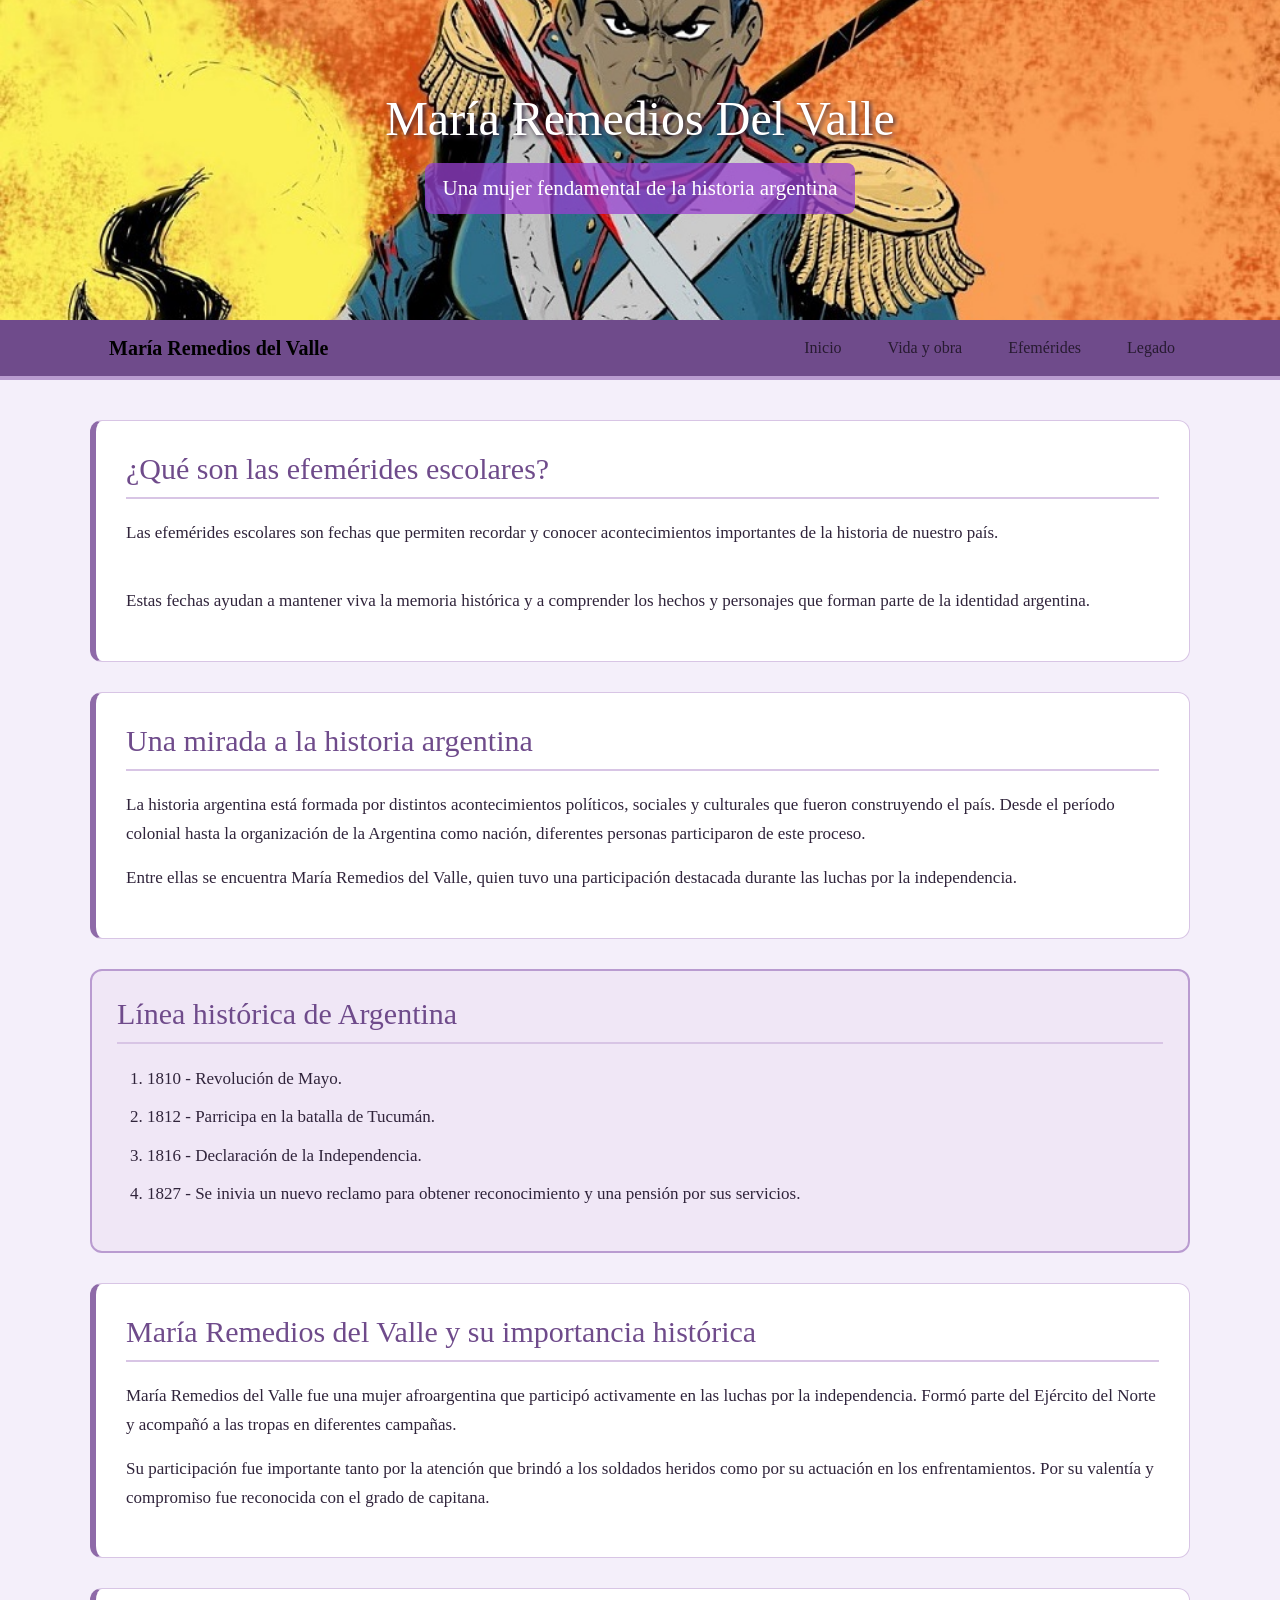
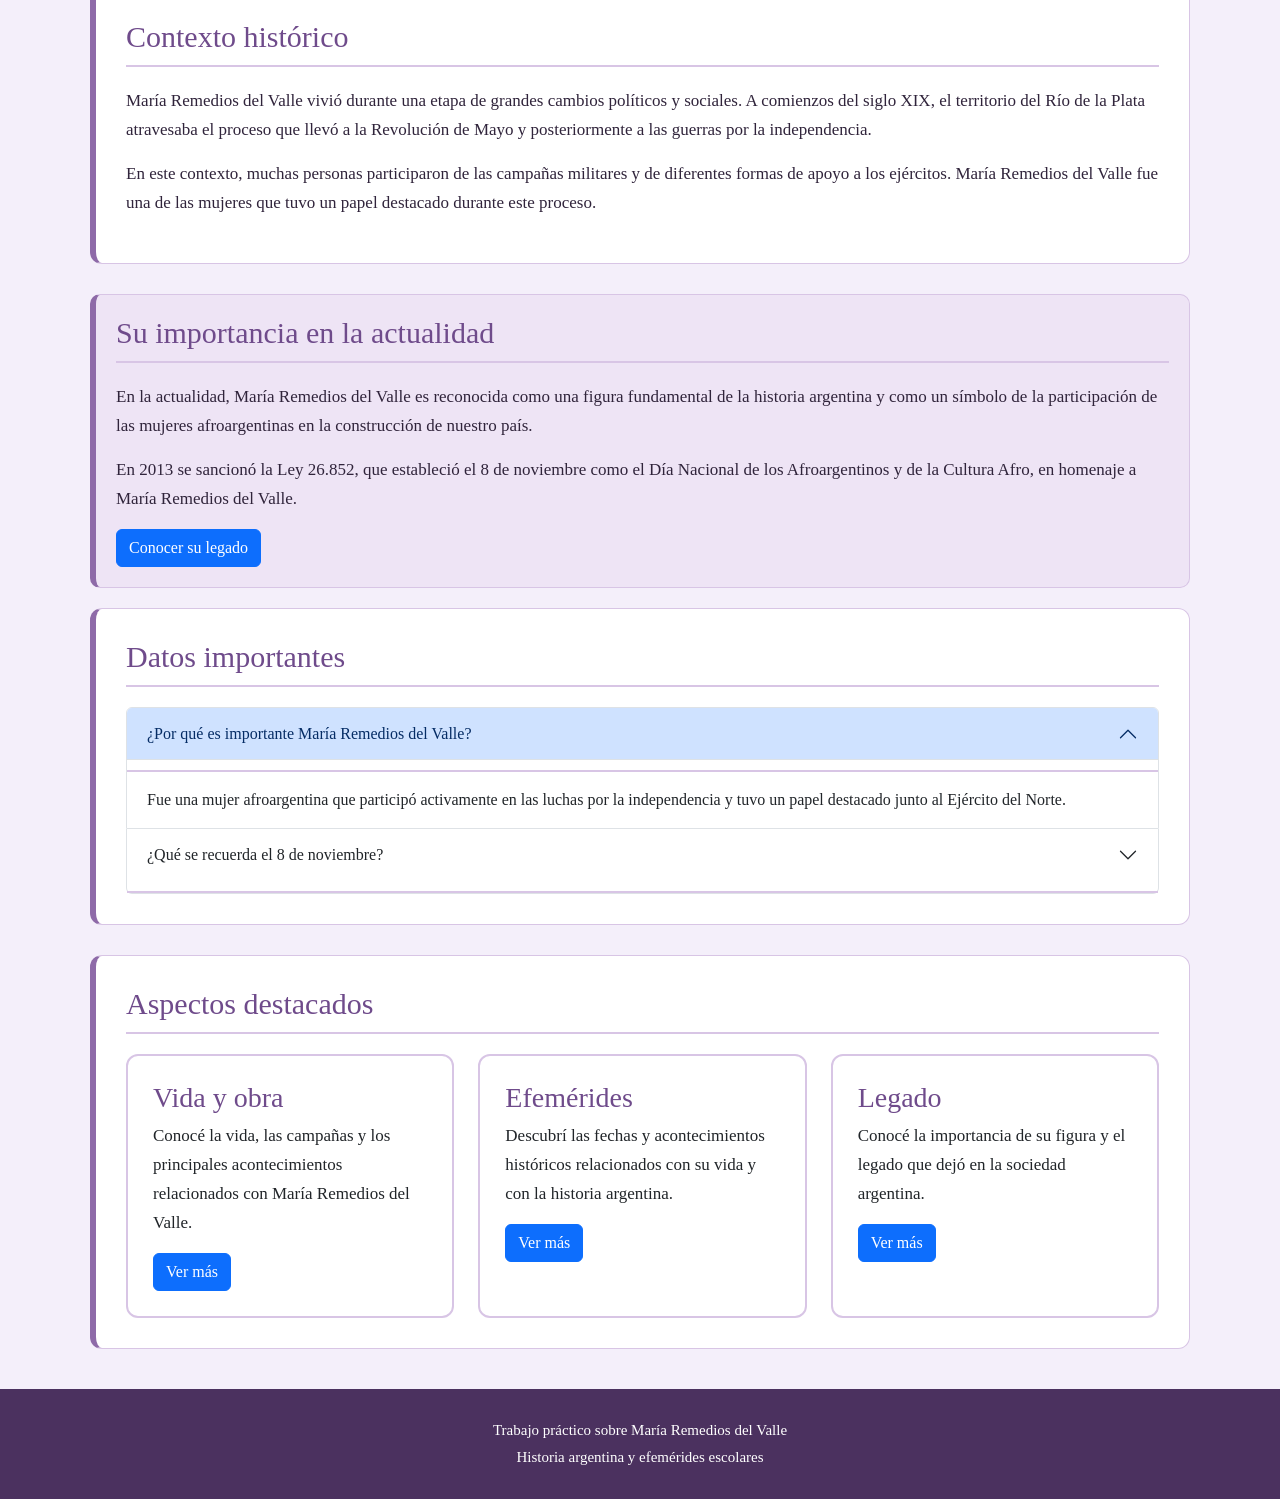
<file: index.html>
<!DOCTYPE html>
<html lang="en">
<head>
    <meta charset="UTF-8">
    <meta name="viewport" content="width=device-width, initial-scale=1.0">
    <title>María Remedios Del Valle</title>
    <link href="https://cdn.jsdelivr.net/npm/bootstrap@5.3.8/dist/css/bootstrap.min.css" rel="stylesheet">
    <link rel="stylesheet" href="estilo.css"></link>
</head>
<body>
    <!-- Encabezado principal de la página -->
    <header>
        <h1>María Remedios Del Valle</h1>
        <p>Una mujer fendamental de la historia argentina</p>
    </header>
    <nav class="navbar navbar-expand-lg">
        <div class="container">
            <a class="navbar-brand" href="index.html">María Remedios del Valle</a>
            <div class="navbar-nav">
                <a class="nav-link" href="index.html">Inicio</a>
                <a class="nav-link" href="vida.html">Vida y obra</a>
                <a class="nav-link" href="efemerides.html">Efemérides</a>
                <a class="nav-link" href="legado.html">Legado</a>
            </div>
        </div>
    </nav>
    <!-- Contenido principal sobre María Remedios del Valle -->
    <main>
    <section>
        <h2>¿Qué son las efemérides escolares?</h2>
        <p>
            Las efemérides escolares son fechas que permiten recordar y conocer acontecimientos importantes de la historia de nuestro país.
        </p>
        <br>
        <p>
            Estas fechas ayudan a mantener viva la memoria histórica y a comprender los hechos y personajes que forman parte de la identidad argentina.
        </p>
    </section>
    <section>
        <h2>Una mirada a la historia argentina</h2>
        <p>
            La historia argentina está formada por distintos acontecimientos políticos, sociales y culturales que fueron construyendo el país. Desde el período colonial hasta la organización de la Argentina como nación, diferentes personas participaron de este proceso.
        </p>
        <p>
            Entre ellas se encuentra María Remedios del Valle, quien tuvo una participación destacada durante las luchas por la independencia.
        </p>
    </section>
    <section id="linea-historica">
        <h2>Línea histórica de Argentina</h2>
        <ol>
            <li>1810 - Revolución de Mayo.</li>
            <li>1812 - Parricipa en la batalla de Tucumán.</li>
            <li>1816 - Declaración de la Independencia.</li>
            <li>1827 - Se inivia un nuevo reclamo para obtener reconocimiento y una pensión por sus servicios.</li>
        </ol>
    </section>
    <section>
        <h2>María Remedios del Valle y su importancia histórica</h2>
        <p>
            María Remedios del Valle fue una mujer afroargentina que participó activamente en las luchas por la independencia. Formó parte del Ejército del Norte y acompañó a las tropas en diferentes campañas.
        </p>
        <p> 
            Su participación fue importante tanto por la atención que brindó a los soldados heridos como por su actuación en los enfrentamientos. Por su valentía y compromiso fue reconocida con el grado de capitana.
        </p>
    </section>
    <section>
        <h2>Contexto histórico</h2>
        <p>
             María Remedios del Valle vivió durante una etapa de grandes cambios políticos y sociales. A comienzos del siglo XIX, el territorio del Río de la Plata atravesaba el proceso que llevó a la Revolución de Mayo y posteriormente a las guerras por la independencia.
        </p>
        <p>
            En este contexto, muchas personas participaron de las campañas militares y de diferentes formas de apoyo a los ejércitos. María Remedios del Valle fue una de las mujeres que tuvo un papel destacado durante este proceso.
        </p>
    </section>
    <section class="destacado">
    <h2>Su importancia en la actualidad</h2>

        <p>
             En la actualidad, María Remedios del Valle es reconocida como una figura fundamental de la historia argentina y como un símbolo de la participación de las mujeres afroargentinas en la construcción de nuestro país.
        </p>

        <p>
            En 2013 se sancionó la Ley 26.852, que estableció el 8 de noviembre como el Día Nacional de los Afroargentinos y de la Cultura Afro, en homenaje a María Remedios del Valle.
       </p>
       <a href="legado.html" class="btn btn-primary">Conocer su legado</a>
    </section>

    <section>
    <h2>Datos importantes</h2>

    <div class="accordion" id="accordionHistoria">

        <div class="accordion-item">
            <h2 class="accordion-header">
                <button class="accordion-button" type="button" data-bs-toggle="collapse" data-bs-target="#dato1">
                    ¿Por qué es importante María Remedios del Valle?
                </button>
            </h2>

            <div id="dato1" class="accordion-collapse collapse show" data-bs-parent="#accordionHistoria">
                <div class="accordion-body">
                    Fue una mujer afroargentina que participó activamente en las luchas por la independencia y tuvo un papel destacado junto al Ejército del Norte.
                </div>
            </div>
        </div>

        <div class="accordion-item">
            <h2 class="accordion-header">
                <button class="accordion-button collapsed" type="button" data-bs-toggle="collapse" data-bs-target="#dato2">
                    ¿Qué se recuerda el 8 de noviembre?
                </button>
            </h2>

            <div id="dato2" class="accordion-collapse collapse" data-bs-parent="#accordionHistoria">
                <div class="accordion-body">
                    El 8 de noviembre se conmemora el Día Nacional de los Afroargentinos y de la Cultura Afro.
                </div>
            </div>
        </div>

    </div>
</section>
<section>
    <h2>Aspectos destacados</h2>

    <div class="row">

        <div class="col-md-4">
            <div class="card">
                <div class="card-body">
                    <h3 class="card-title">Vida y obra</h3>
                    <p class="card-text">
                        Conocé la vida, las campañas y los principales acontecimientos relacionados con María Remedios del Valle.
                    </p>
                    <a href="vida.html" class="btn btn-primary">Ver más</a>
                </div>
            </div>
        </div>

        <div class="col-md-4">
            <div class="card">
                <div class="card-body">
                    <h3 class="card-title">Efemérides</h3>
                    <p class="card-text">
                        Descubrí las fechas y acontecimientos históricos relacionados con su vida y con la historia argentina.
                    </p>
                    <a href="efemerides.html" class="btn btn-primary">Ver más</a>
                </div>
            </div>
        </div>

        <div class="col-md-4">
            <div class="card">
                <div class="card-body">
                    <h3 class="card-title">Legado</h3>
                    <p class="card-text">
                        Conocé la importancia de su figura y el legado que dejó en la sociedad argentina.
                    </p>
                    <a href="legado.html" class="btn btn-primary">Ver más</a>
                </div>
            </div>
        </div>

    </div>
</section>
</main>
<!-- Pie de página -->
<footer>
    <p>Trabajo práctico sobre María Remedios del Valle</p>
    <p>Historia argentina y efemérides escolares</p>
</footer>
    <script src="https://cdn.jsdelivr.net/npm/bootstrap@5.3.8/dist/js/bootstrap.bundle.min.js"></script>
</body>
</html>
</file>
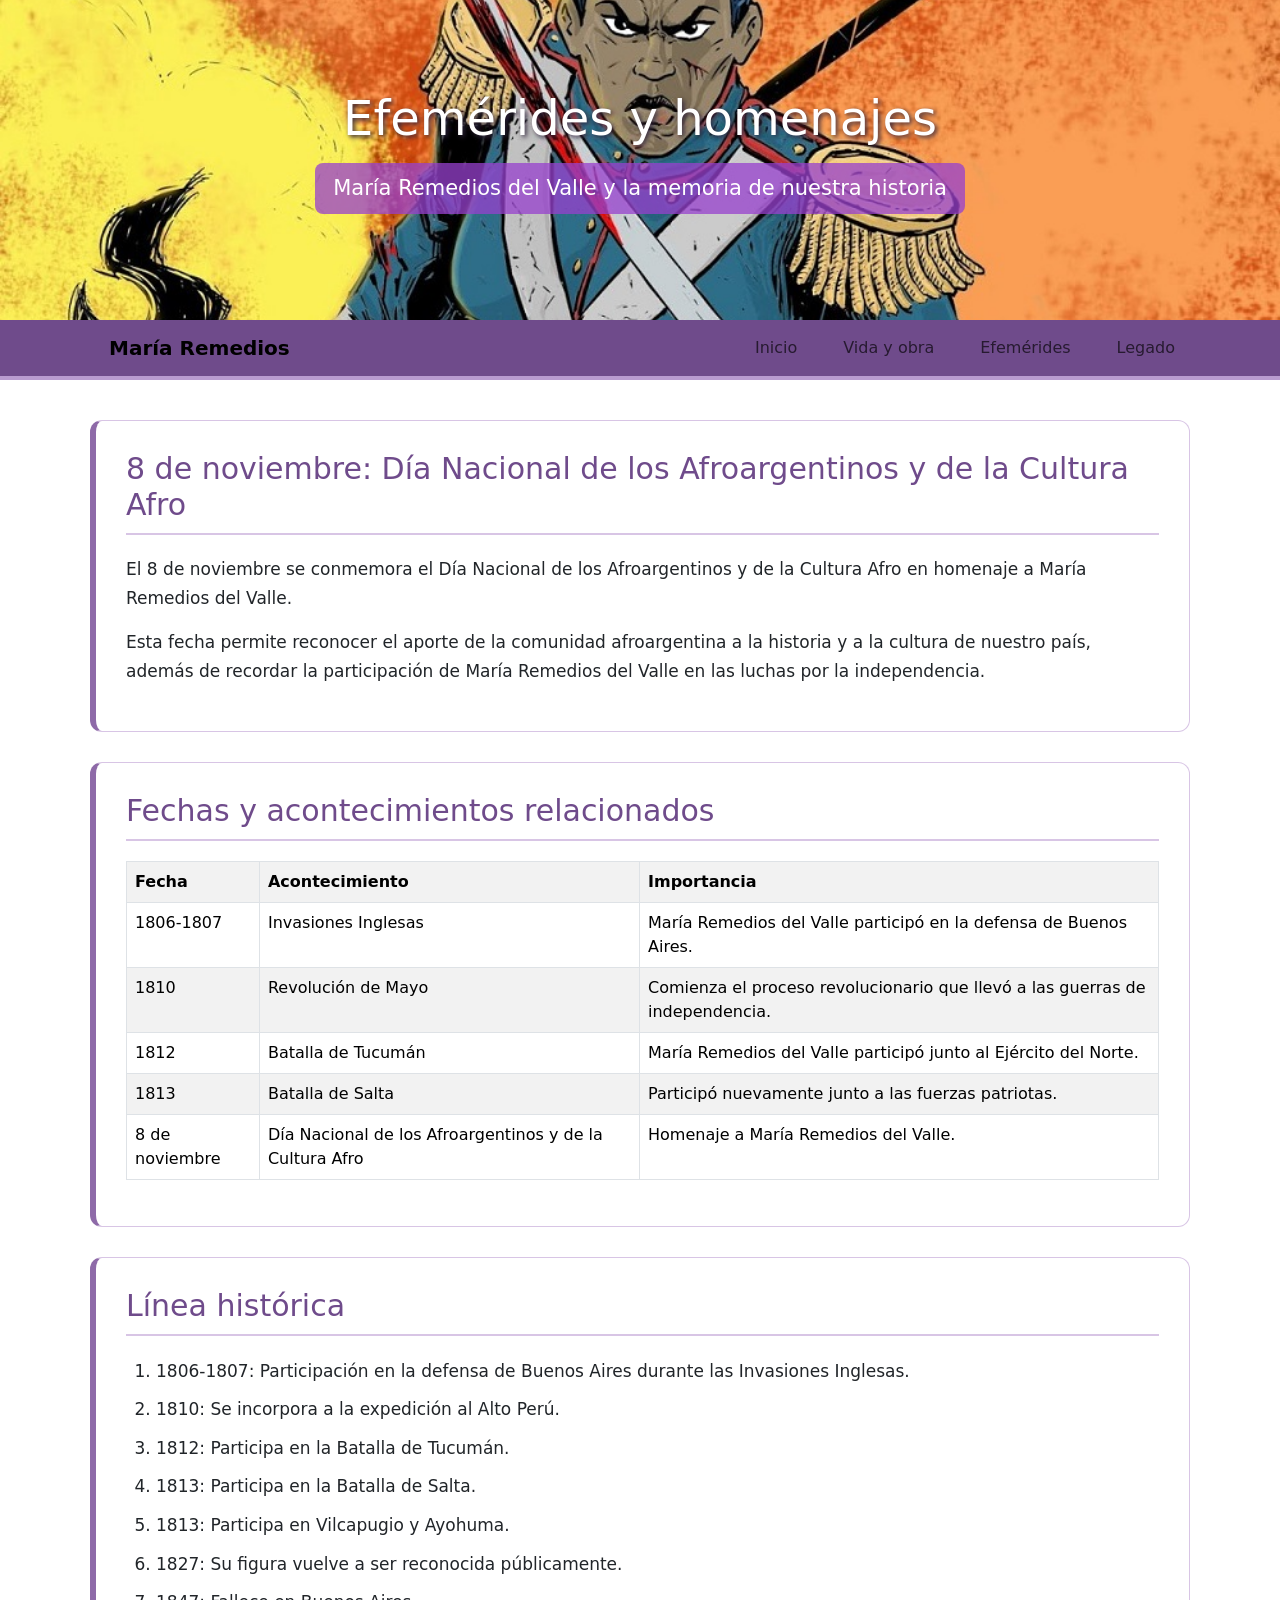
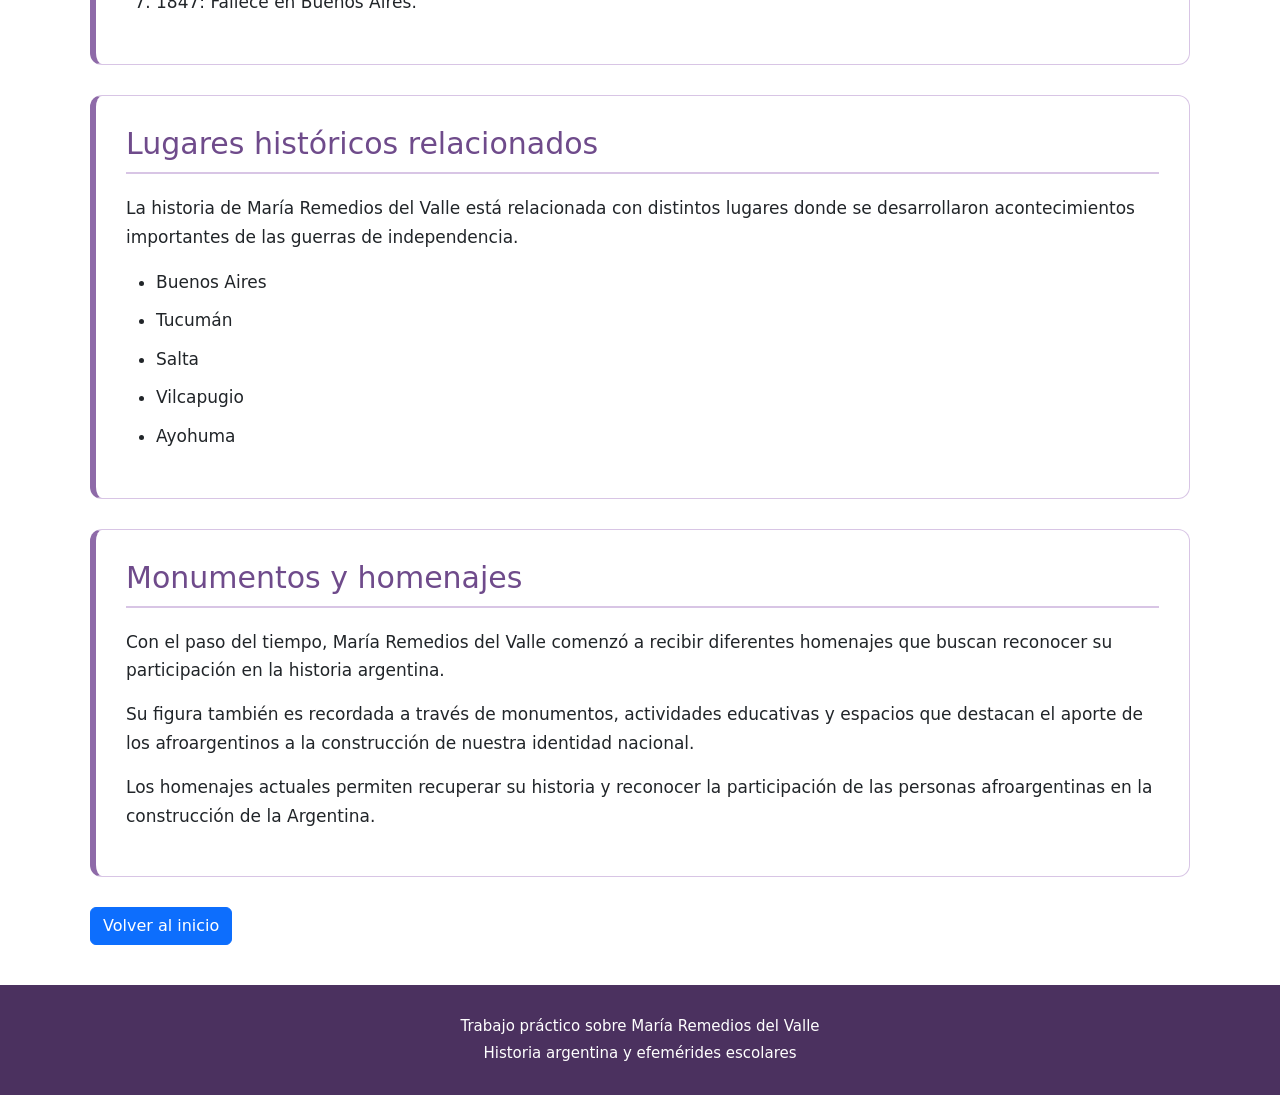
<file: efemerides.html>
<!DOCTYPE html>
<html lang="en">
<head>
    <meta charset="UTF-8">
    <meta name="viewport" content="width=device-width, initial-scale=1.0">
    <title>Efemérides-María Remedios Del Valle</title>
    <link rel="stylesheet" href="estilo.css"></link>
    <link href="https://cdn.jsdelivr.net/npm/bootstrap@5.3.8/dist/css/bootstrap.min.css" rel="stylesheet">
</head>
<body>
    <header>
        <h1>Efemérides y homenajes</h1>
        <p>María Remedios del Valle y la memoria de nuestra historia</p>
    </header>
    <nav class="navbar navbar-expand-lg">
        <div class="container">
            <a class="navbar-brand" href="index.html">María Remedios</a>

            <div class="navbar-nav">
                <a class="nav-link" href="index.html">Inicio</a>
                <a class="nav-link" href="vida.html">Vida y obra</a>
                <a class="nav-link" href="efemerides.html">Efemérides</a>
                <a class="nav-link" href="legado.html">Legado</a>
            </div>
        </div>
    </nav>
    <main>
        <section>
            <h2>8 de noviembre: Día Nacional de los Afroargentinos y de la Cultura Afro</h2>
            <p>
                El 8 de noviembre se conmemora el Día Nacional de los Afroargentinos y de la Cultura Afro en homenaje a María Remedios del Valle.
            </p>
            <p>
                Esta fecha permite reconocer el aporte de la comunidad afroargentina a la historia y a la cultura de nuestro país, además de recordar la participación de María Remedios del Valle en las luchas por la independencia.
            </p>
        </section>
        <section>
            <h2>Fechas y acontecimientos relacionados</h2>
            <table class="table table-bordered table-striped">
                <tr>
                    <th>Fecha</th>
                    <th>Acontecimiento</th>
                    <th>Importancia</th>
                </tr>

                <tr>
                    <td>1806-1807</td>
                    <td>Invasiones Inglesas</td>
                    <td>María Remedios del Valle participó en la defensa de Buenos Aires.</td>
                </tr>

                <tr>
                    <td>1810</td>
                    <td>Revolución de Mayo</td>
                    <td>Comienza el proceso revolucionario que llevó a las guerras de independencia.</td>
                </tr>

                <tr>
                    <td>1812</td>
                    <td>Batalla de Tucumán</td>
                    <td>María Remedios del Valle participó junto al Ejército del Norte.</td>
                </tr>

                <tr>
                    <td>1813</td>
                    <td>Batalla de Salta</td>
                    <td>Participó nuevamente junto a las fuerzas patriotas.</td>
                </tr>

                <tr>
                    <td>8 de noviembre</td>
                    <td>Día Nacional de los Afroargentinos y de la Cultura Afro</td>
                    <td>Homenaje a María Remedios del Valle.</td>
                </tr>
            </table>
        </section>
        <section>
            <h2>Línea histórica</h2>

            <ol>
                <li>1806-1807: Participación en la defensa de Buenos Aires durante las Invasiones Inglesas.</li>
                <li>1810: Se incorpora a la expedición al Alto Perú.</li>
                <li>1812: Participa en la Batalla de Tucumán.</li>
                <li>1813: Participa en la Batalla de Salta.</li>
                <li>1813: Participa en Vilcapugio y Ayohuma.</li>
                <li>1827: Su figura vuelve a ser reconocida públicamente.</li>
                <li>1847: Fallece en Buenos Aires.</li>
            </ol>
        </section>
        <section>
            <h2>Lugares históricos relacionados</h2>
            <p>
                La historia de María Remedios del Valle está relacionada con distintos lugares donde se desarrollaron acontecimientos importantes de las guerras de independencia.
            </p>
            <ul>
                <li>Buenos Aires</li>
                <li>Tucumán</li>
                <li>Salta</li>
                <li>Vilcapugio</li>
                <li>Ayohuma</li>
            </ul>
        </section>
        <section>
            <h2>Monumentos y homenajes</h2>
            <p>
                Con el paso del tiempo, María Remedios del Valle comenzó a recibir diferentes homenajes que buscan reconocer su participación en la historia argentina.
            </p>

            <p>
                Su figura también es recordada a través de monumentos, actividades educativas y espacios que destacan el aporte de los afroargentinos a la construcción de nuestra identidad nacional.
            </p>
            <p>
                Los homenajes actuales permiten recuperar su historia y reconocer la participación de las personas afroargentinas en la construcción de la Argentina.
            </p>
        </section>
        <a href="index.html" class="btn btn-primary">
            Volver al inicio
        </a>
</main>
<footer>
    <p>Trabajo práctico sobre María Remedios del Valle</p>
    <p>Historia argentina y efemérides escolares</p>
</footer>
    <script src="https://cdn.jsdelivr.net/npm/bootstrap@5.3.8/dist/js/bootstrap.bundle.min.js"></script>
</body>
</html>
</file>
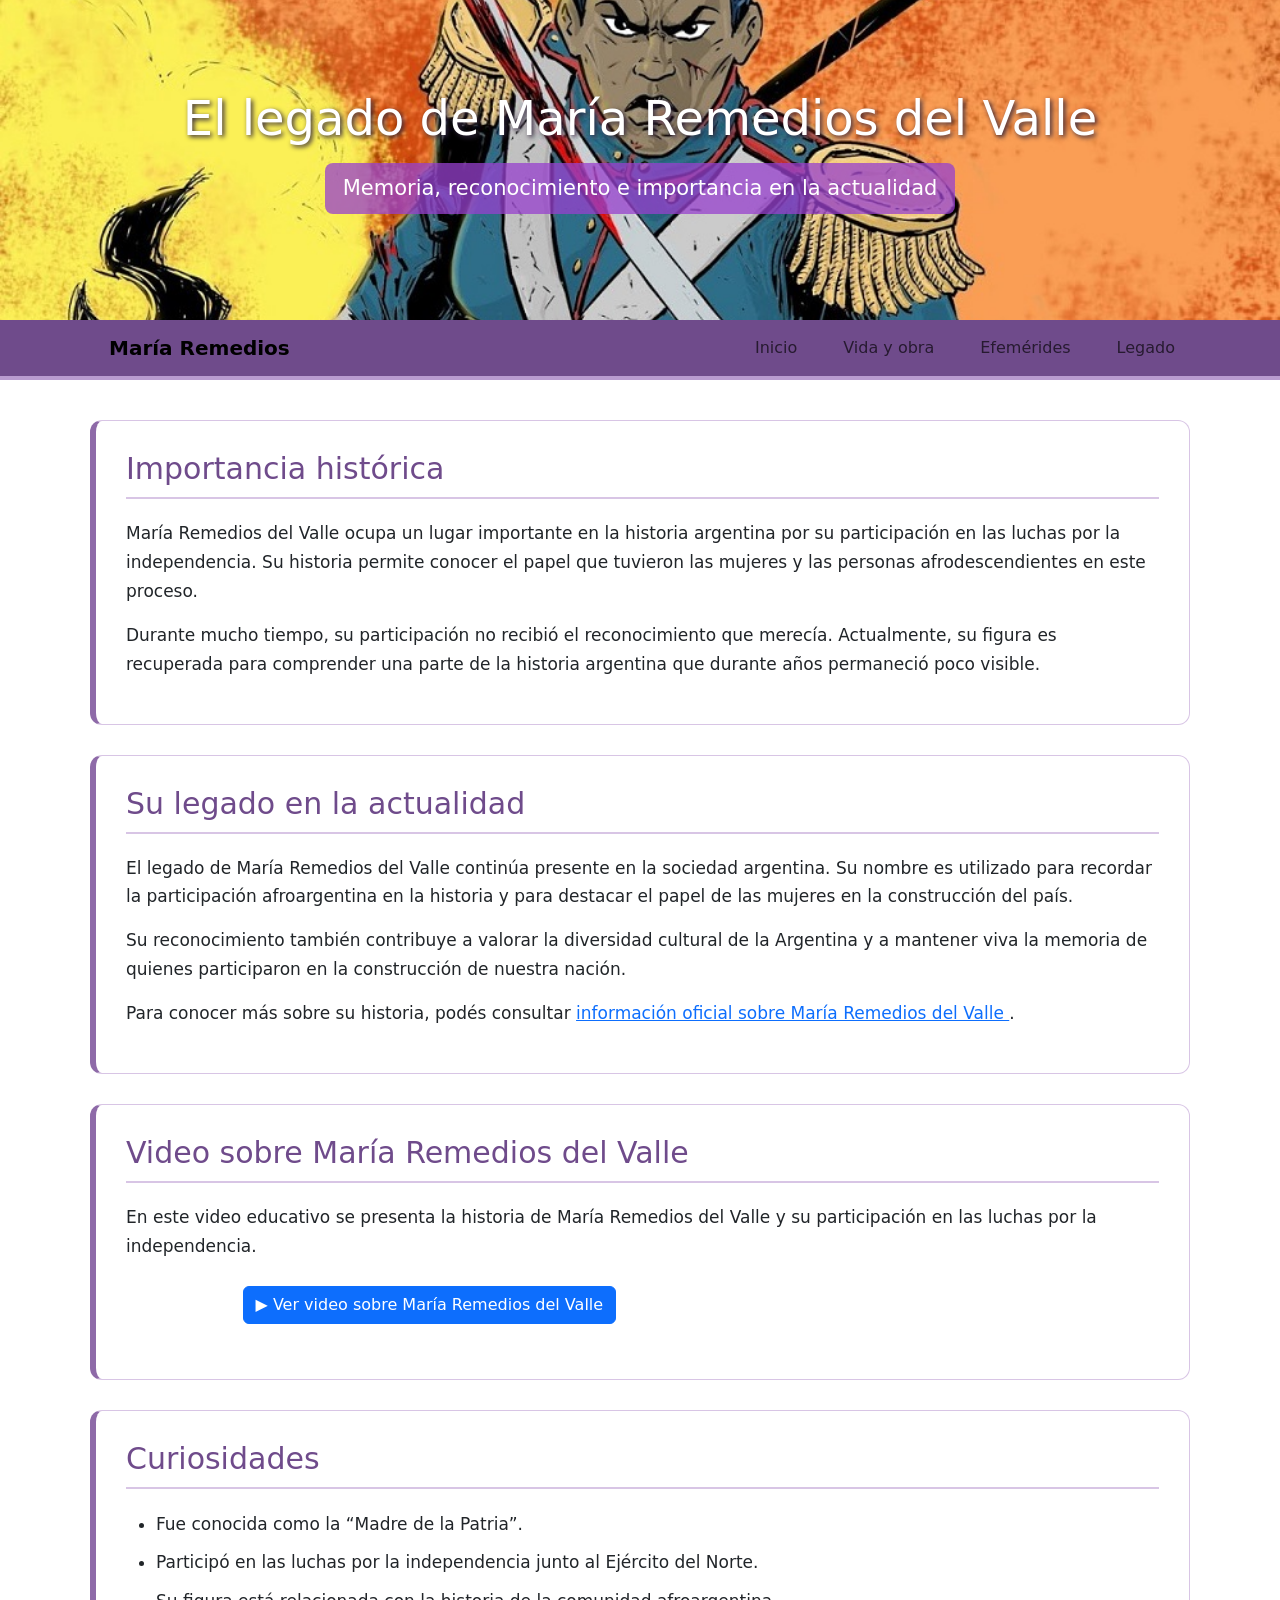
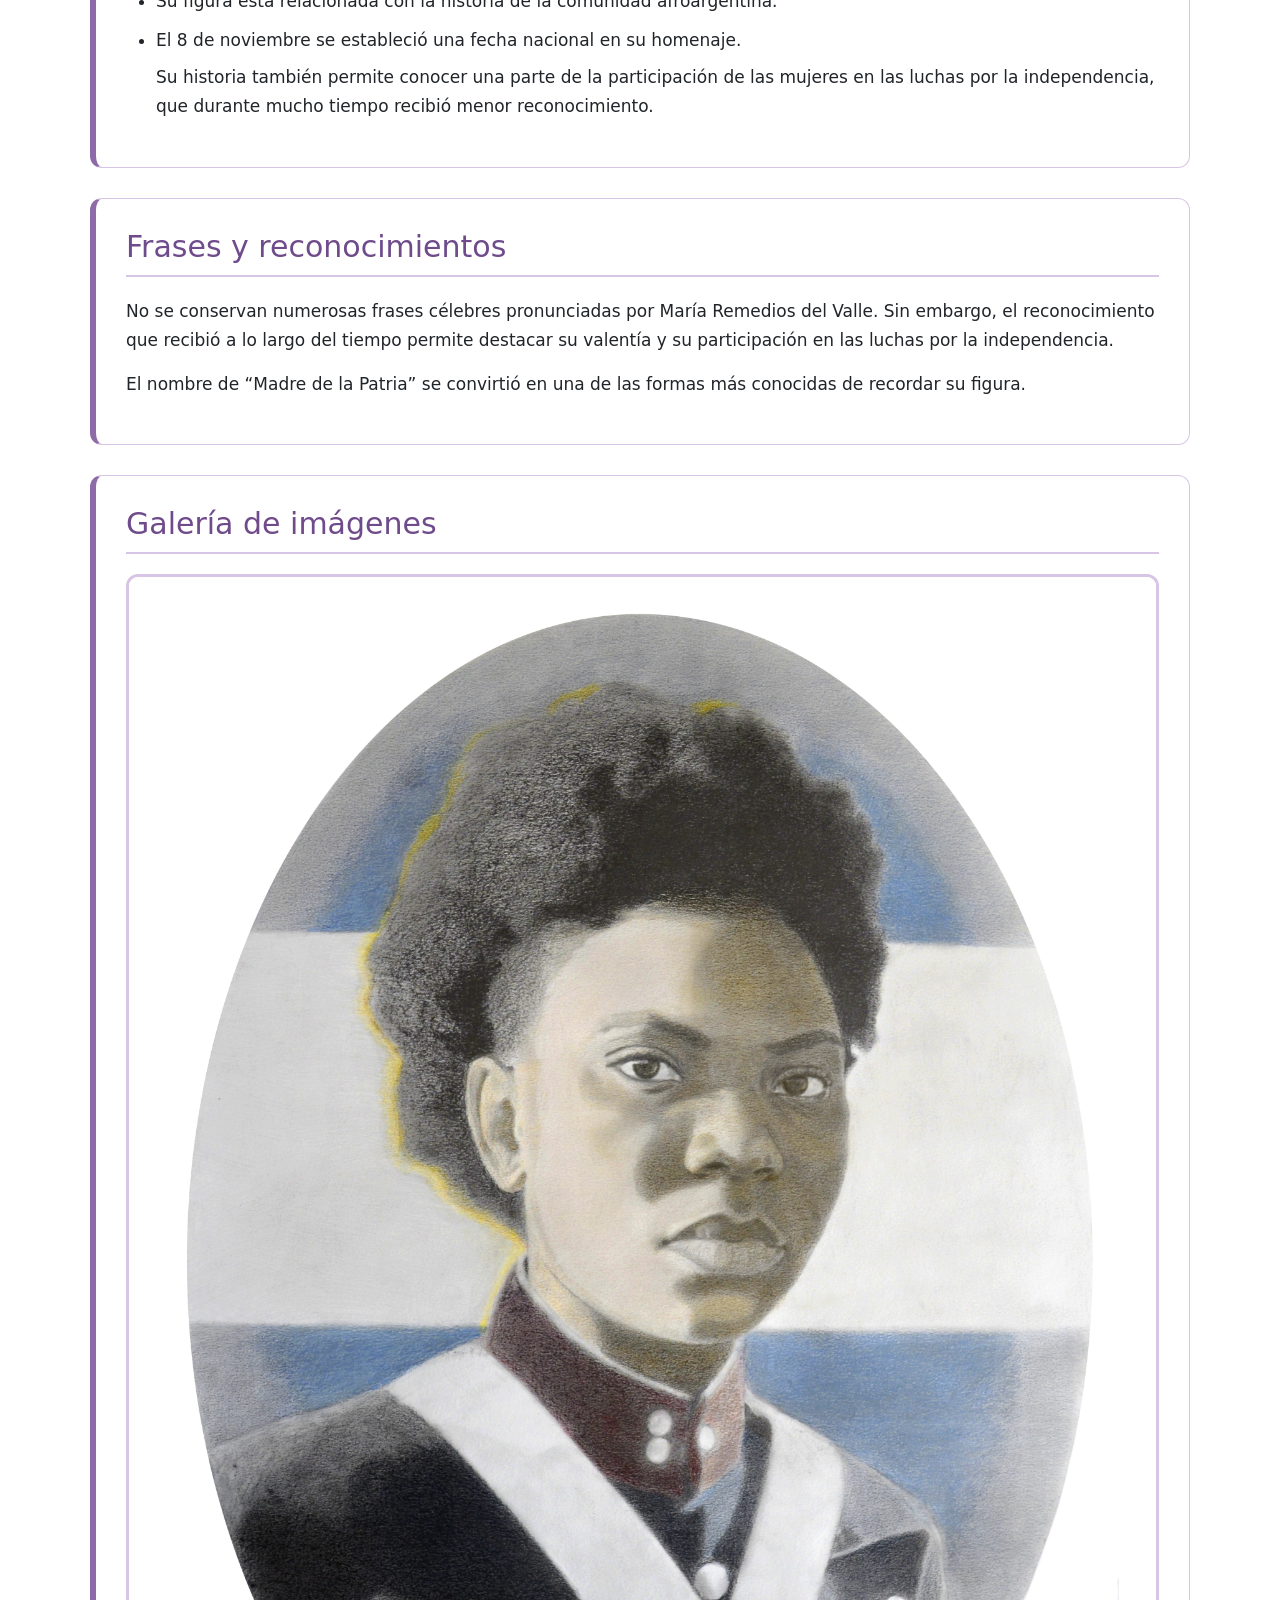
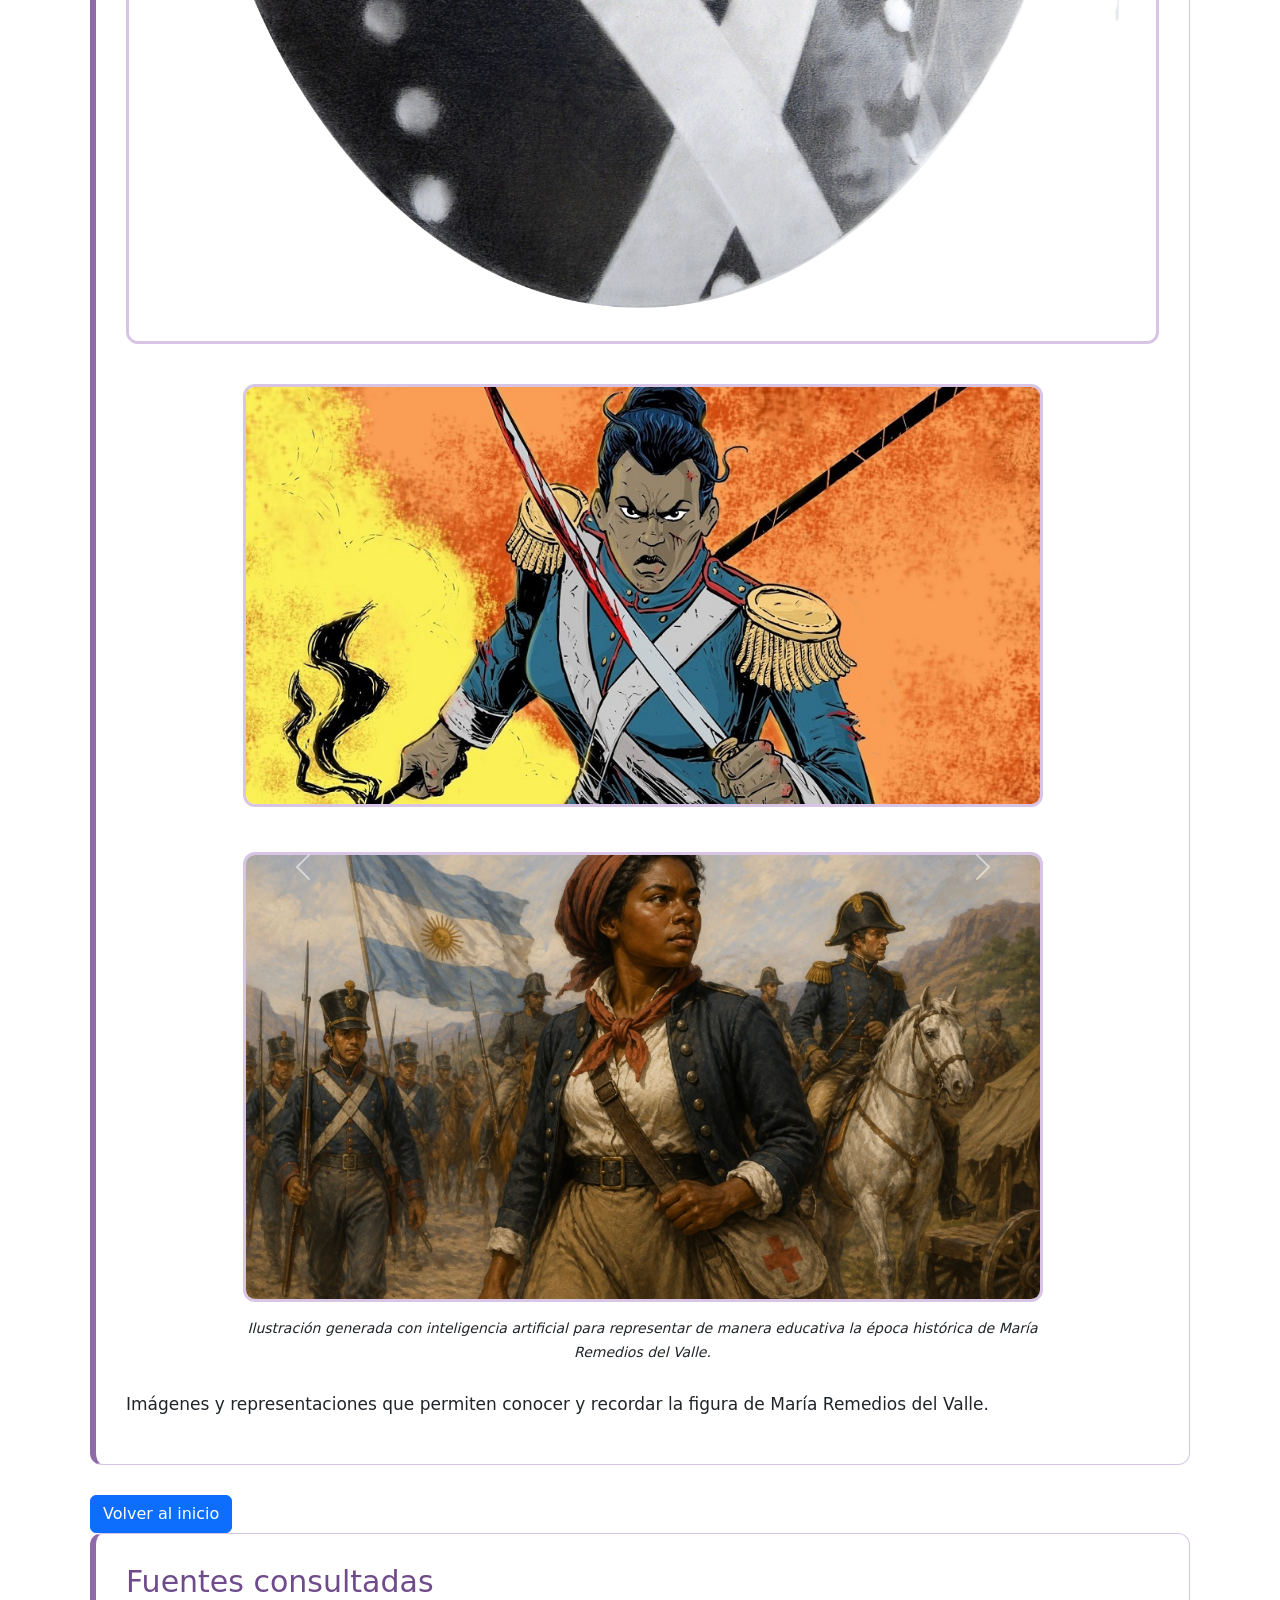
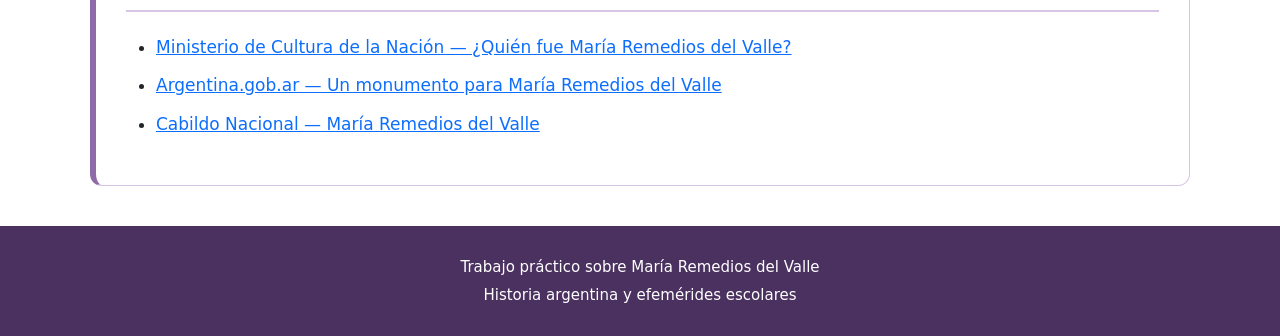
<file: legado.html>
<!DOCTYPE html>
<html lang="en">
<head>
    <meta charset="UTF-8">
    <meta name="viewport" content="width=device-width, initial-scale=1.0">
    <title>Legado-María Remedios Del Valle</title>
    <link rel="stylesheet" href="estilo.css"></link>
    <link href="https://cdn.jsdelivr.net/npm/bootstrap@5.3.8/dist/css/bootstrap.min.css" rel="stylesheet">
</head>
<body>
    <header>
        <h1>El legado de María Remedios del Valle</h1>
        <p>Memoria, reconocimiento e importancia en la actualidad</p>
    </header>
    <nav class="navbar navbar-expand-lg">
        <div class="container">
            <a class="navbar-brand" href="index.html">María Remedios</a>

            <div class="navbar-nav">
                <a class="nav-link" href="index.html">Inicio</a>
                <a class="nav-link" href="vida.html">Vida y obra</a>
                <a class="nav-link" href="efemerides.html">Efemérides</a>
                <a class="nav-link" href="legado.html">Legado</a>
            </div>
        </div>
    </nav>
<main>
    <section>
        <h2>Importancia histórica</h2>
        <p>
            María Remedios del Valle ocupa un lugar importante en la historia argentina por su participación en las luchas por la independencia. Su historia permite conocer el papel que tuvieron las mujeres y las personas afrodescendientes en este proceso.
        </p>
        <p>
            Durante mucho tiempo, su participación no recibió el reconocimiento que merecía. Actualmente, su figura es recuperada para comprender una parte de la historia argentina que durante años permaneció poco visible.
        </p>
    </section>
    <section>
        <h2>Su legado en la actualidad</h2>
        <p>
            El legado de María Remedios del Valle continúa presente en la sociedad argentina. Su nombre es utilizado para recordar la participación afroargentina en la historia y para destacar el papel de las mujeres en la construcción del país.
        </p>
        <p>
            Su reconocimiento también contribuye a valorar la diversidad cultural de la Argentina y a mantener viva la memoria de quienes participaron en la construcción de nuestra nación.
        </p>
        <p>
            Para conocer más sobre su historia, podés consultar
            <a href="https://www.argentina.gob.ar/node/346510" target="_blank">
                información oficial sobre María Remedios del Valle
            </a>.
        </p>
    </section>
    <section>
        <h2>Video sobre María Remedios del Valle</h2>
        <p>
            En este video educativo se presenta la historia de María Remedios del Valle y su participación en las luchas por la independencia.
        </p>
        <div class="video-contenedor">
            <a href="https://www.youtube.com/watch?v=xS1ZwCSnR3U" target="_blank" class="btn btn-primary">
                ▶ Ver video sobre María Remedios del Valle
            </a>
        </div>
    </section>
    <section>
        <h2>Curiosidades</h2>
        <ul>
            <li>Fue conocida como la “Madre de la Patria”.</li>
            <li>Participó en las luchas por la independencia junto al Ejército del Norte.</li>
            <li>Su figura está relacionada con la historia de la comunidad afroargentina.</li>
            <li>El 8 de noviembre se estableció una fecha nacional en su homenaje.</li>
            <p>
                Su historia también permite conocer una parte de la participación de las mujeres en las luchas por la independencia, que durante mucho tiempo recibió menor reconocimiento.
            </p>
        </ul>
    </section>
    <section>
        <h2>Frases y reconocimientos</h2>
        <p>
            No se conservan numerosas frases célebres pronunciadas por María Remedios del Valle. Sin embargo, el reconocimiento que recibió a lo largo del tiempo permite destacar su valentía y su participación en las luchas por la independencia.
        </p>
        <p>
            El nombre de “Madre de la Patria” se convirtió en una de las formas más conocidas de recordar su figura.
        </p>
    </section>
    <section>
        <h2>Galería de imágenes</h2>
        <img src="img/retrato.jpg"malt="Retrato de María Remedios del Valle">
        <div id="carruselHistoria" class="carousel slide" data-bs-ride="carousel">

    <div class="carousel-inner">

        <div class="carousel-item active">
            <img src="img/ejercito.jpg" class="d-block w-100" alt="María Remedios del Valle">
        </div>

        <div class="carousel-item">
            <img src="img/monumento.jpg" class="d-block w-85" alt="Representación de María Remedios del Valle">
        </div>

        <div class="carousel-item">
            <img src="img/homenaje.jfif" class="d-block w-85" alt="Homenaje a María Remedios del Valle">
        </div>

    </div>
        <div class="imagen-ia">
        <img src="img/mar-ia.png" alt="Ilustración histórica de María Remedios del Valle generada con inteligencia artificial">

        <p>
            Ilustración generada con inteligencia artificial para representar de manera educativa la época histórica de María Remedios del Valle.
        </p>
    </div>

    <button class="carousel-control-prev" type="button" data-bs-target="#carruselHistoria" data-bs-slide="prev">
        <span class="carousel-control-prev-icon"></span>
    </button>

    <button class="carousel-control-next" type="button" data-bs-target="#carruselHistoria" data-bs-slide="next">
        <span class="carousel-control-next-icon"></span>
    </button>

</div>
        <p>
            Imágenes y representaciones que permiten conocer y recordar la figura de María Remedios del Valle.
        </p>
    </section>
    <a href="index.html" class="btn btn-primary">
        Volver al inicio
    </a>
    <section>
        <h2>Fuentes consultadas</h2>
        <ul>
    <li>
        <a href="https://www.cultura.gob.ar/quien-fue-maria-remedios-del-valle-9732/" target="_blank">
            Ministerio de Cultura de la Nación — ¿Quién fue María Remedios del Valle?
        </a>
    </li>

    <li>
        <a href="https://www.argentina.gob.ar/noticias/un-monumento-para-maria-remedios-del-valle" target="_blank">
            Argentina.gob.ar — Un monumento para María Remedios del Valle
        </a>
    </li>

    <li>
        <a href="https://cabildonacional.cultura.gob.ar/noticia/maria-remedios-del-valle-la-madre-de-la-patria/" target="_blank">
            Cabildo Nacional — María Remedios del Valle
        </a>
    </li>
</ul>
    </section>
</main>
<footer>
    <p>Trabajo práctico sobre María Remedios del Valle</p>
    <p>Historia argentina y efemérides escolares</p>
</footer>
    <script src="https://cdn.jsdelivr.net/npm/bootstrap@5.3.8/dist/js/bootstrap.bundle.min.js"></script>
</body>
</html>
</file>
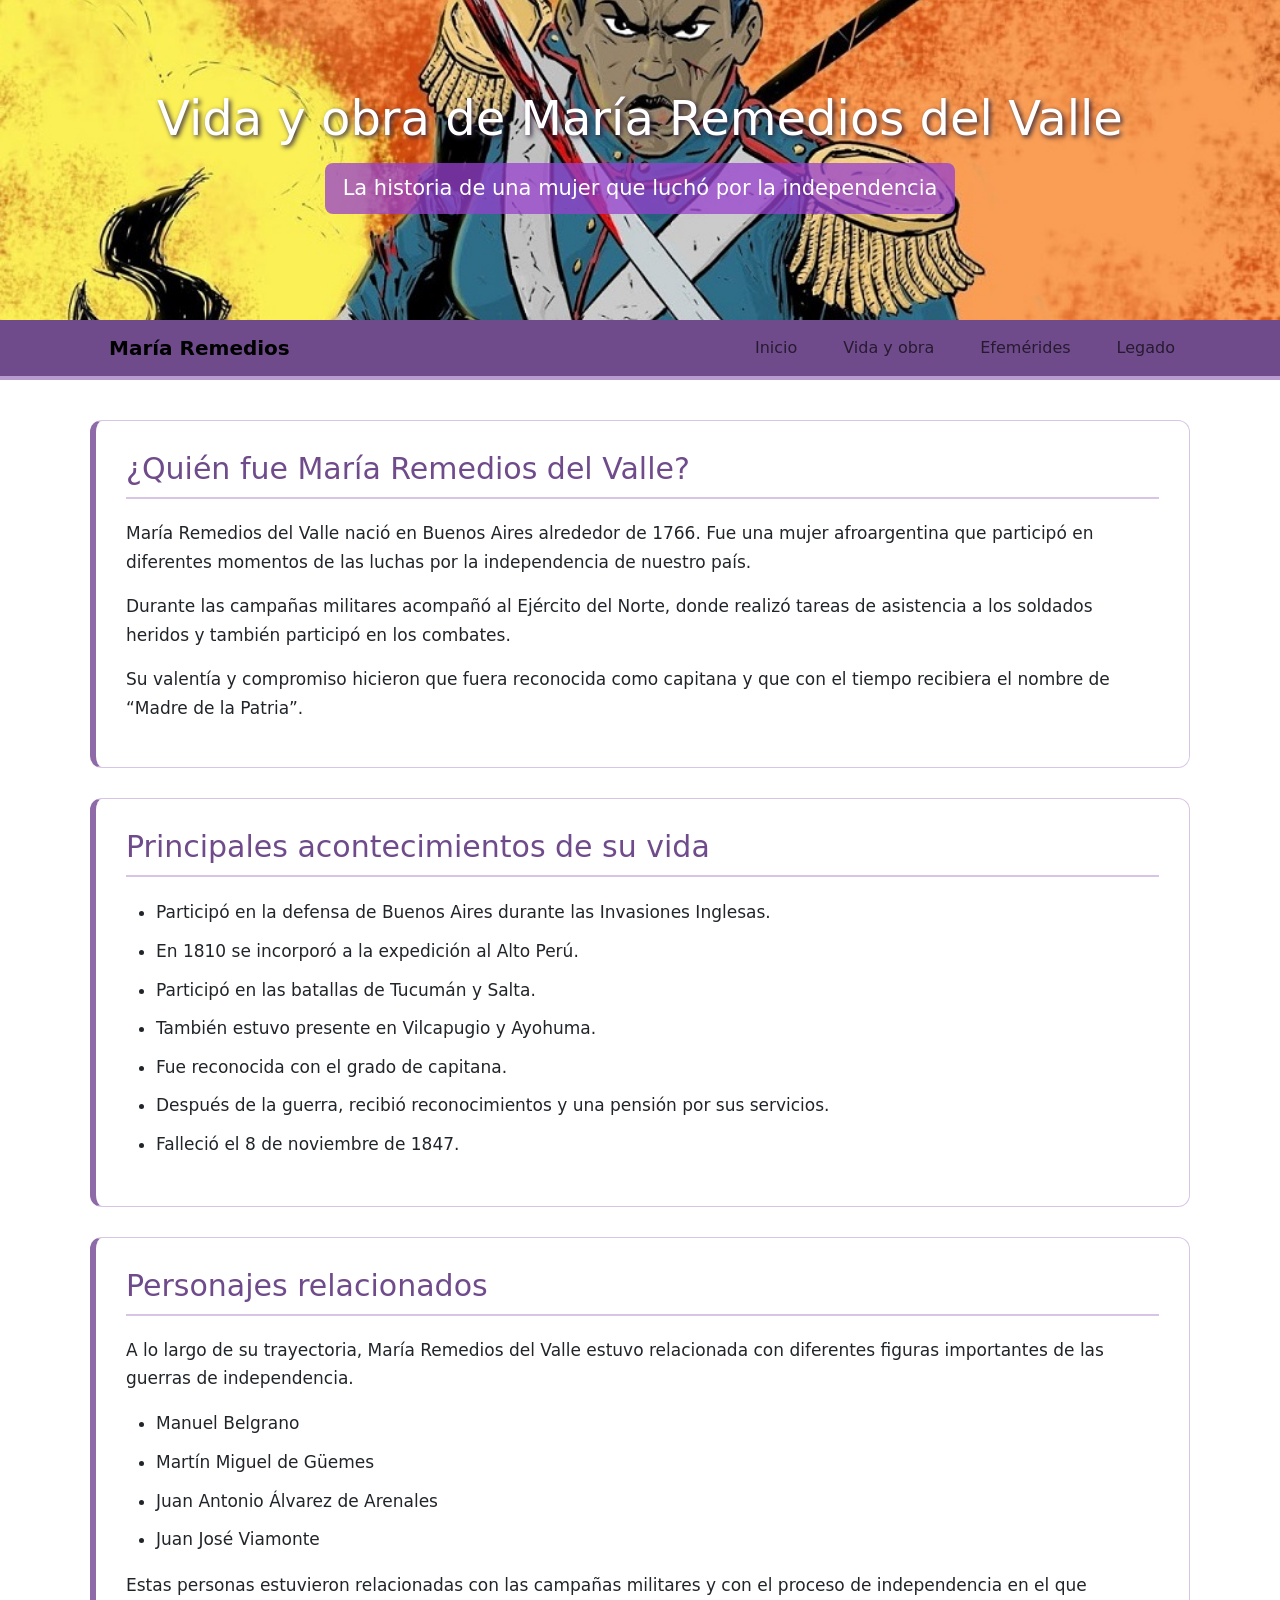
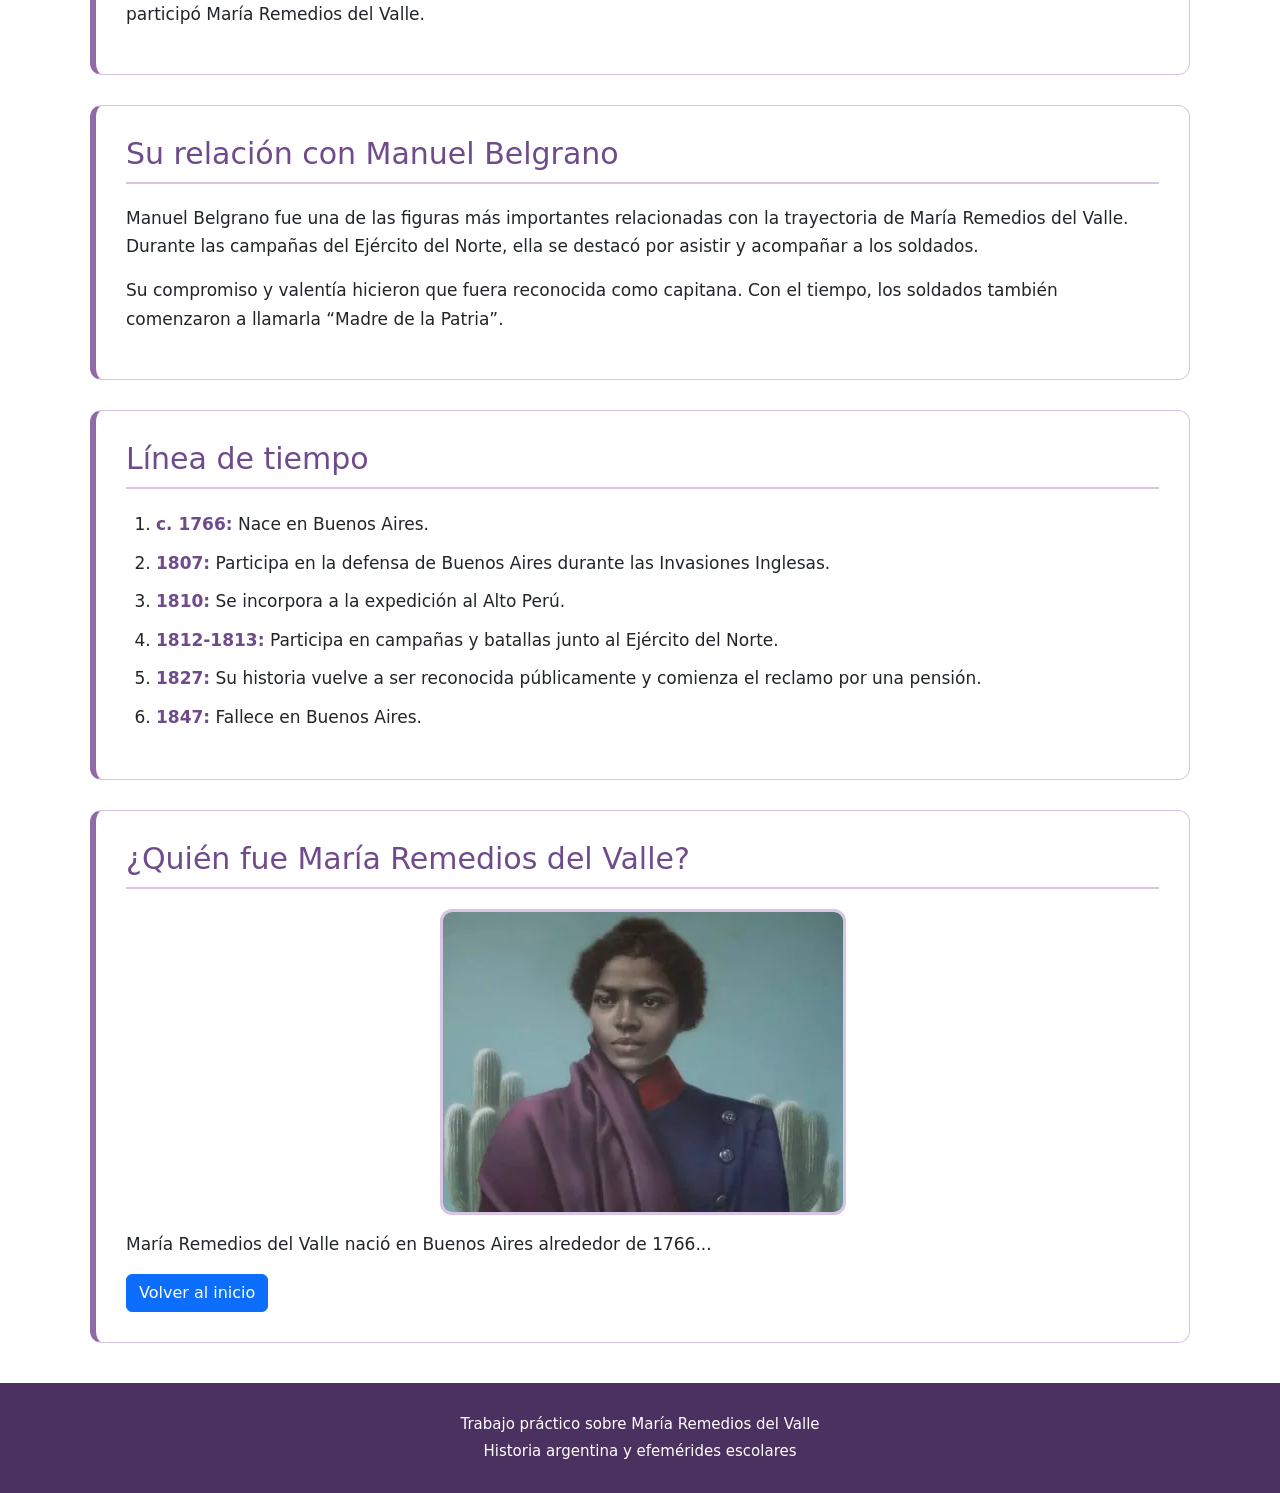
<file: vida.html>
<!DOCTYPE html>
<html lang="en">
<head>
    <meta charset="UTF-8">
    <meta name="viewport" content="width=device-width, initial-scale=1.0">
    <title>Vida y Obra-María Remedios Del Valle</title>
    <link rel="stylesheet" href="estilo.css"></link>
    <link href="https://cdn.jsdelivr.net/npm/bootstrap@5.3.8/dist/css/bootstrap.min.css" rel="stylesheet">
</head>
<body>
    <header>
    <h1>Vida y obra de María Remedios del Valle</h1>
    <p>La historia de una mujer que luchó por la independencia</p>
</header>
<nav class="navbar navbar-expand-lg">
    <div class="container">
        <a class="navbar-brand" href="index.html">María Remedios</a>

        <div class="navbar-nav">
            <a class="nav-link" href="index.html">Inicio</a>
            <a class="nav-link" href="vida.html">Vida y obra</a>
            <a class="nav-link" href="efemerides.html">Efemérides</a>
            <a class="nav-link" href="legado.html">Legado</a>
        </div>
    </div>
</nav>
<main>

    <section>
        <h2>¿Quién fue María Remedios del Valle?</h2>

        <p>
            María Remedios del Valle nació en Buenos Aires alrededor de 1766. Fue una mujer afroargentina que participó en diferentes momentos de las luchas por la independencia de nuestro país.
        </p>

        <p>
            Durante las campañas militares acompañó al Ejército del Norte, donde realizó tareas de asistencia a los soldados heridos y también participó en los combates.
        </p>

        <p>
            Su valentía y compromiso hicieron que fuera reconocida como capitana y que con el tiempo recibiera el nombre de “Madre de la Patria”.
        </p>
    </section>
    <section>
        <h2>Principales acontecimientos de su vida</h2>
        <ul>
            <li>Participó en la defensa de Buenos Aires durante las Invasiones Inglesas.</li>
            <li>En 1810 se incorporó a la expedición al Alto Perú.</li>
            <li>Participó en las batallas de Tucumán y Salta.</li>
            <li>También estuvo presente en Vilcapugio y Ayohuma.</li>
            <li>Fue reconocida con el grado de capitana.</li>
            <li>Después de la guerra, recibió reconocimientos y una pensión por sus servicios.</li>
            <li>Falleció el 8 de noviembre de 1847.</li>
        </ul>
    </section>
    <section>
        <h2>Personajes relacionados</h2>
        <p>
            A lo largo de su trayectoria, María Remedios del Valle estuvo relacionada con diferentes figuras importantes de las guerras de independencia.
        </p>
        <ul>
        <li>Manuel Belgrano</li>
        <li>Martín Miguel de Güemes</li>
        <li>Juan Antonio Álvarez de Arenales</li>
        <li>Juan José Viamonte</li>
        </ul>
        <p>
            Estas personas estuvieron relacionadas con las campañas militares y con el proceso de independencia en el que participó María Remedios del Valle.
        </p>
    </section>
    <section>
        <h2>Su relación con Manuel Belgrano</h2>

        <p>
            Manuel Belgrano fue una de las figuras más importantes relacionadas con la trayectoria de María Remedios del Valle. Durante las campañas del Ejército del Norte, ella se destacó por asistir y acompañar a los soldados.
        </p>
        <p>
            Su compromiso y valentía hicieron que fuera reconocida como capitana. Con el tiempo, los soldados también comenzaron a llamarla “Madre de la Patria”.
        </p>
    </section>
    <section>
        <h2>Línea de tiempo</h2>
        <ol>
        <li><strong>c. 1766:</strong> Nace en Buenos Aires.</li>
        <li><strong>1807:</strong> Participa en la defensa de Buenos Aires durante las Invasiones Inglesas.</li>
        <li><strong>1810:</strong> Se incorpora a la expedición al Alto Perú.</li>
        <li><strong>1812-1813:</strong> Participa en campañas y batallas junto al Ejército del Norte.</li>
        <li><strong>1827:</strong> Su historia vuelve a ser reconocida públicamente y comienza el reclamo por una pensión.</li>
        <li><strong>1847:</strong> Fallece en Buenos Aires.</li>
        </ol>
    </section>
    <section>
    <h2>¿Quién fue María Remedios del Valle?</h2>
    <img src="img/maria.webp" alt="Retrato de María Remedios del Valle">
    <p>María Remedios del Valle nació en Buenos Aires alrededor de 1766...</p>
    <a href="index.html" class="btn btn-primary">
        Volver al inicio
    </a>
</main>
    <footer>
        <p>Trabajo práctico sobre María Remedios del Valle</p>
        <p>Historia argentina y efemérides escolares</p>
    </footer>

    <script src="https://cdn.jsdelivr.net/npm/bootstrap@5.3.8/dist/js/bootstrap.bundle.min.js"></script>
</body>
</html>
</file>
<file: estilo.css>
* {
    box-sizing: border-box;
}

body {
    margin: 0;
    padding: 0;
    font-family: Georgia, 'Times New Roman', serif;
    background-color: #f4effa;
    color: #30243b;
}
header {
    background-image: url("img/ejercito.jpg");
    background-size: cover;
    background-position: center;
    min-height: 320px;
    padding: 90px 30px;
    text-align: center;
}
header h1 {
    font-size: 48px;
    margin-bottom: 15px;
    color: white;
    text-shadow: 2px 2px 5px #30243b;
}
header p {
    font-size: 21px;
    color: white;
    background-color: rgba(151, 64, 206, 0.75);
    display: inline-block;
    padding: 10px 18px;
    border-radius: 8px;
}
nav {
    background-color: #6f4b8b;
    padding: 15px;
    text-align: center;
    border-bottom: 4px solid #b99bd0;
}
nav a {
    color: white;
    text-decoration: none;
    font-weight: bold;
    margin: 0 15px;
    padding: 8px 12px;
}
nav a {
    color: white;
    text-decoration: none;
    font-weight: bold;
    margin: 0 15px;
    padding: 8px 12px;
}
nav a:hover {
    background-color: #b99bd0;
    color: #30243b;
    border-radius: 6px;
}
main {
    width: 90%;
    max-width: 1100px;
    margin: 40px auto;
}
section {
    background-color: white;
    margin-bottom: 30px;
    padding: 30px;
    border: 1px solid #d8c5e5;
    border-left: 6px solid #8e6aa8;
    border-radius: 12px;
}
section h2 {
    color: #6f4b8b;
    font-size: 30px;
    margin-top: 0;
    margin-bottom: 20px;
    border-bottom: 2px solid #d8c5e5;
    padding-bottom: 10px;
}
section p {
    font-size: 17px;
    line-height: 1.7;
    margin-bottom: 15px;
}
strong {
    color: #6f4b8b;
}
section ul,
section ol {
    padding-left: 30px;
    line-height: 1.8;
    font-size: 17px;
}
section li {
    margin-bottom: 8px;
}
section img {
    max-width: 100%;
    height: auto;
    border-radius: 12px;
    border: 3px solid #d8c5e5;
    margin: 15px 0;
}
table {
    width: 100%;
    border-collapse: collapse;
    margin-top: 20px;
    font-size: 16px;
}
th {
    background-color: #6f4b8b;
    color: white;
    padding: 14px;
    border: 1px solid #d8c5e5;
    text-align: center;
}
td {
    padding: 13px;
    border: 1px solid #d8c5e5;
    text-align: left;
    background-color: #faf7fc;
}
footer {
    background-color: #4b315f;
    color: white;
    text-align: center;
    padding: 25px;
    margin-top: 40px;
}
footer p {
    margin: 5px;
    font-size: 15px;
}
.destacado {
    background-color: #eee4f5;
    border-left: 6px solid #8e6aa8;
    padding: 20px;
    margin: 20px 0;
    border-radius: 10px;
}
#linea-historica {
    background-color: #f0e7f6;
    padding: 25px;
    border: 2px solid #b99bd0;
    border-radius: 12px;
}
section img:hover {
    transform: scale(1.02);
}section img {
    max-width: 100%;
    height: auto;
    border-radius: 12px;
    border: 3px solid #d8c5e5;
    margin: 15px auto;
    display: block;
    transition: transform 0.3s;
}
a {
    transition: 0.3s;
}
.card {
    height: 100%;
    border: 2px solid #d8c5e5;
    border-radius: 12px;
}

.card-title {
    color: #6f4b8b;
}

.card-body {
    padding: 25px;
}
.carousel {
    max-width: 800px;
    margin: 25px auto;
}

.carousel img {
    max-height: 450px;
    object-fit: cover;
}
.video-contenedor {
    max-width: 800px;
    margin: 25px auto;
}

.video-contenedor iframe {
    width: 100%;
    height: 450px;
    border: none;
    border-radius: 12px;
}
.imagen-ia {
    text-align: center;
    margin-top: 30px;
}

.imagen-ia img {
    max-width: 900px;
    width: 100%;
    margin: 0 auto 15px;
}

.imagen-ia p {
    font-size: 14px;
    font-style: italic;
}
</file>
